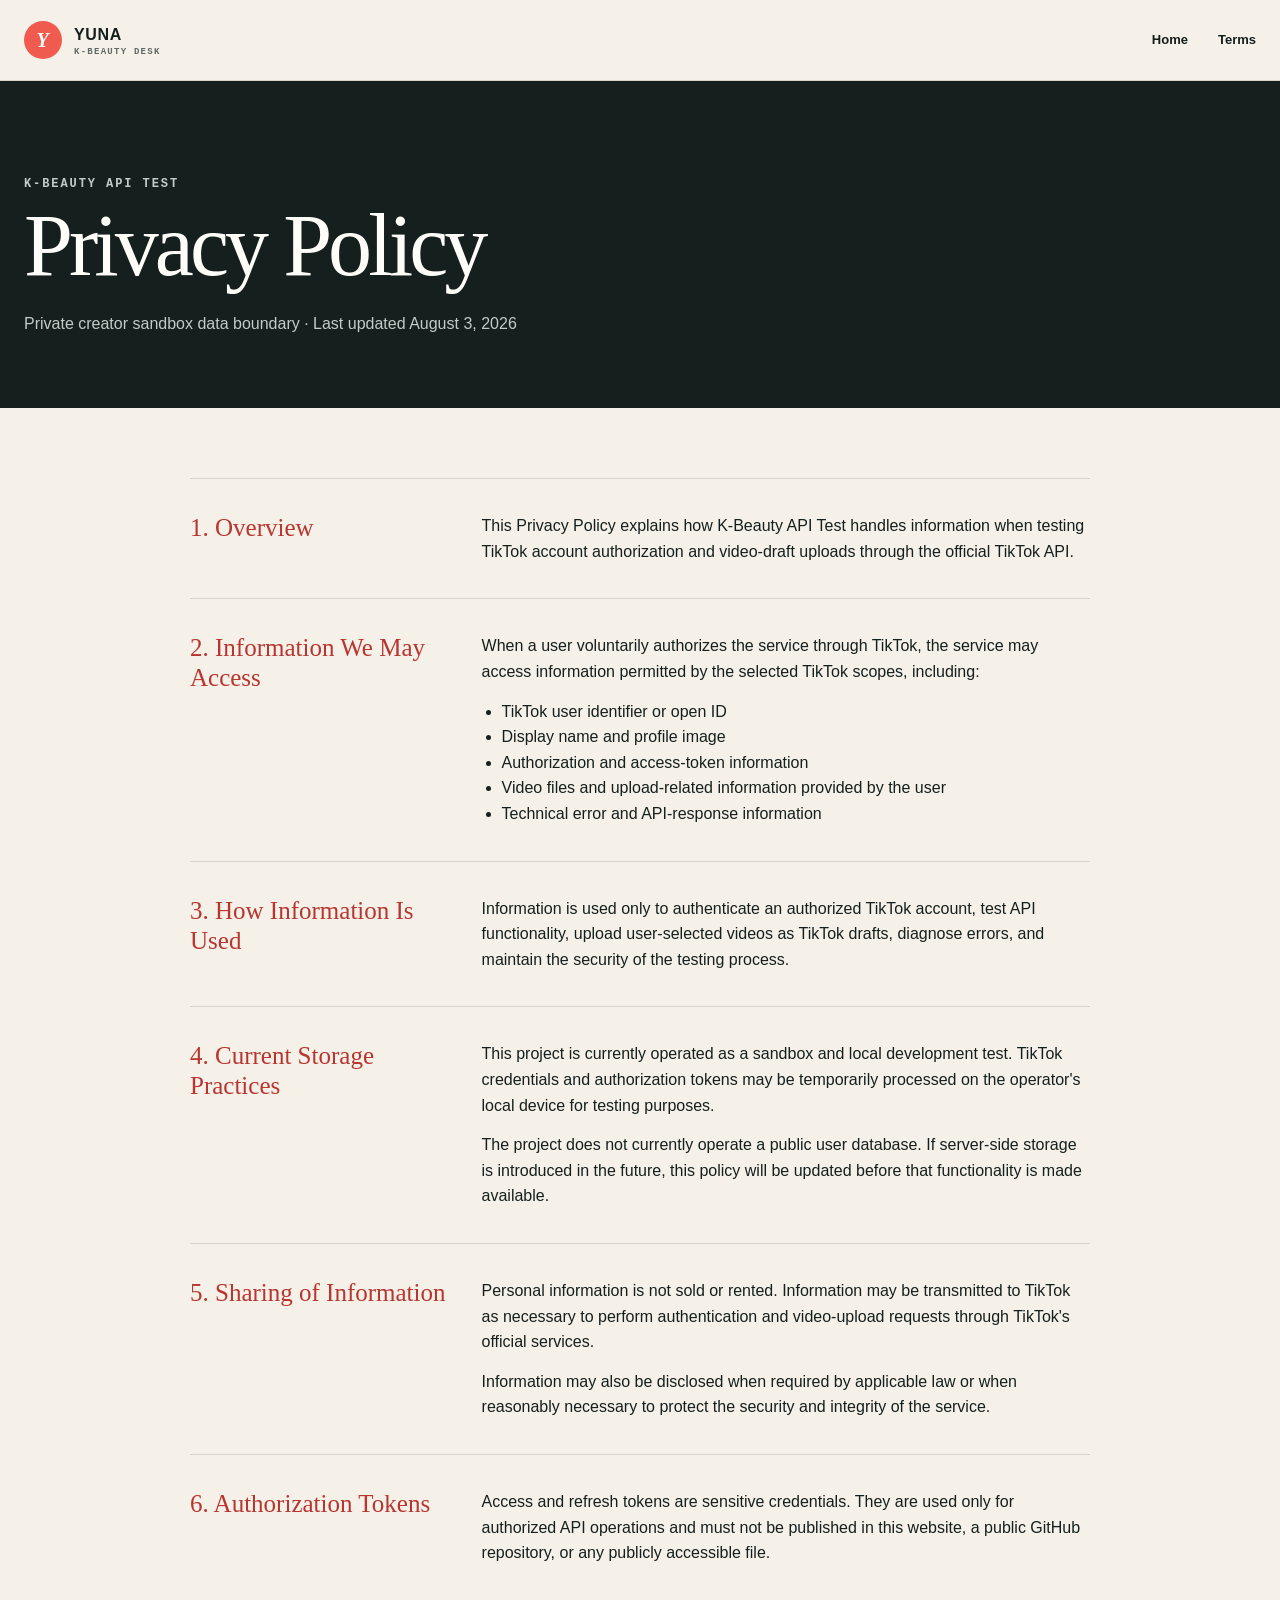
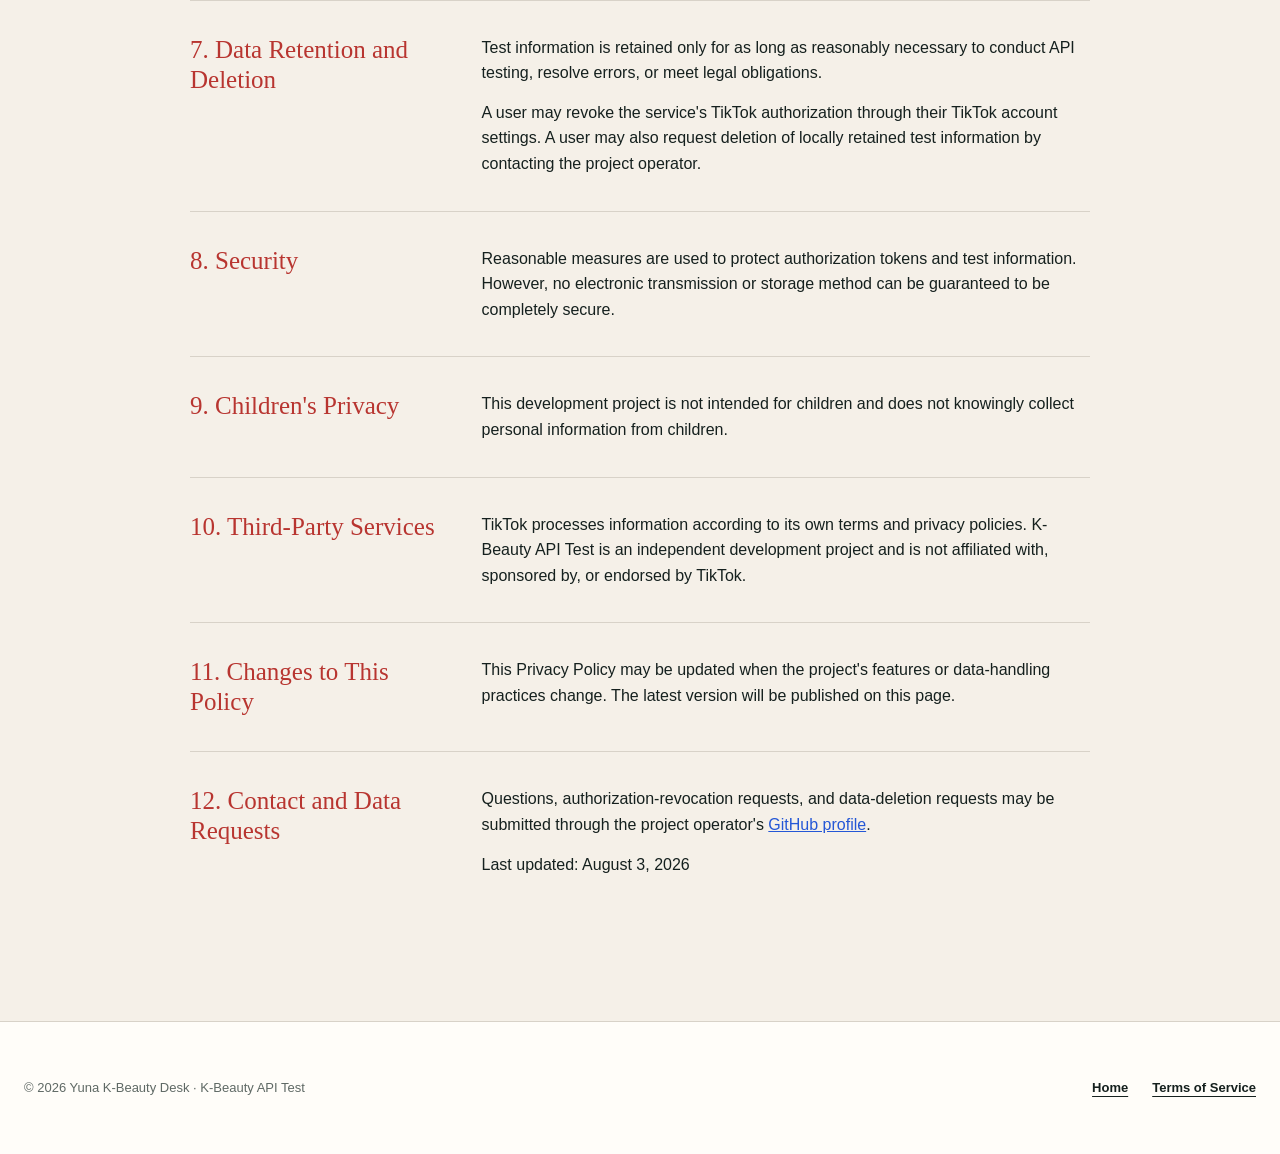
<file: privacy.html>
<!DOCTYPE html>
<html lang="en">
<head>
  <meta charset="UTF-8">
  <meta name="viewport" content="width=device-width, initial-scale=1.0">
  <meta name="description" content="Privacy Policy for the private K-Beauty API Test creator sandbox.">
  <link rel="icon" type="image/jpeg" href="assets/yuna-channel-avatar.jpg">
  <link rel="stylesheet" href="styles.css">
  <title>Privacy Policy | Yuna K-Beauty Desk</title>
</head>
<body>
  <a class="skip-link" href="#main-content">Skip to main content</a>
  <header class="site-header">
    <nav class="nav wrap" aria-label="Primary navigation">
      <a class="brand" href="index.html" aria-label="Yuna K-Beauty Desk home"><span class="brand-mark" aria-hidden="true">Y</span><span>YUNA <small>K-BEAUTY DESK</small></span></a>
      <ul class="nav-links"><li><a href="index.html">Home</a></li><li><a href="terms.html">Terms</a></li></ul>
    </nav>
  </header>
  <div class="legal-hero">
    <div class="wrap"><p class="eyebrow">K-Beauty API Test</p><h1>Privacy Policy</h1><p>Private creator sandbox data boundary · Last updated August 3, 2026</p></div>
  </div>
  <main class="legal-main wrap" id="main-content">
    <section><h2>1. Overview</h2><div><p>This Privacy Policy explains how K-Beauty API Test handles information when testing TikTok account authorization and video-draft uploads through the official TikTok API.</p></div></section>
    <section><h2>2. Information We May Access</h2><div><p>When a user voluntarily authorizes the service through TikTok, the service may access information permitted by the selected TikTok scopes, including:</p><ul><li>TikTok user identifier or open ID</li><li>Display name and profile image</li><li>Authorization and access-token information</li><li>Video files and upload-related information provided by the user</li><li>Technical error and API-response information</li></ul></div></section>
    <section><h2>3. How Information Is Used</h2><div><p>Information is used only to authenticate an authorized TikTok account, test API functionality, upload user-selected videos as TikTok drafts, diagnose errors, and maintain the security of the testing process.</p></div></section>
    <section><h2>4. Current Storage Practices</h2><div><p>This project is currently operated as a sandbox and local development test. TikTok credentials and authorization tokens may be temporarily processed on the operator's local device for testing purposes.</p><p>The project does not currently operate a public user database. If server-side storage is introduced in the future, this policy will be updated before that functionality is made available.</p></div></section>
    <section><h2>5. Sharing of Information</h2><div><p>Personal information is not sold or rented. Information may be transmitted to TikTok as necessary to perform authentication and video-upload requests through TikTok's official services.</p><p>Information may also be disclosed when required by applicable law or when reasonably necessary to protect the security and integrity of the service.</p></div></section>
    <section><h2>6. Authorization Tokens</h2><div><p>Access and refresh tokens are sensitive credentials. They are used only for authorized API operations and must not be published in this website, a public GitHub repository, or any publicly accessible file.</p></div></section>
    <section><h2>7. Data Retention and Deletion</h2><div><p>Test information is retained only for as long as reasonably necessary to conduct API testing, resolve errors, or meet legal obligations.</p><p>A user may revoke the service's TikTok authorization through their TikTok account settings. A user may also request deletion of locally retained test information by contacting the project operator.</p></div></section>
    <section><h2>8. Security</h2><div><p>Reasonable measures are used to protect authorization tokens and test information. However, no electronic transmission or storage method can be guaranteed to be completely secure.</p></div></section>
    <section><h2>9. Children's Privacy</h2><div><p>This development project is not intended for children and does not knowingly collect personal information from children.</p></div></section>
    <section><h2>10. Third-Party Services</h2><div><p>TikTok processes information according to its own terms and privacy policies. K-Beauty API Test is an independent development project and is not affiliated with, sponsored by, or endorsed by TikTok.</p></div></section>
    <section><h2>11. Changes to This Policy</h2><div><p>This Privacy Policy may be updated when the project's features or data-handling practices change. The latest version will be published on this page.</p></div></section>
    <section><h2>12. Contact and Data Requests</h2><div><p>Questions, authorization-revocation requests, and data-deletion requests may be submitted through the project operator's <a href="https://github.com/k2postman">GitHub profile</a>.</p><p>Last updated: August 3, 2026</p></div></section>
  </main>
  <footer class="site-footer"><div class="footer-grid wrap"><p class="footer-copy">© 2026 Yuna K-Beauty Desk · K-Beauty API Test</p><ul class="footer-links"><li><a href="index.html">Home</a></li><li><a href="terms.html">Terms of Service</a></li></ul></div></footer>
</body>
</html>
</file>
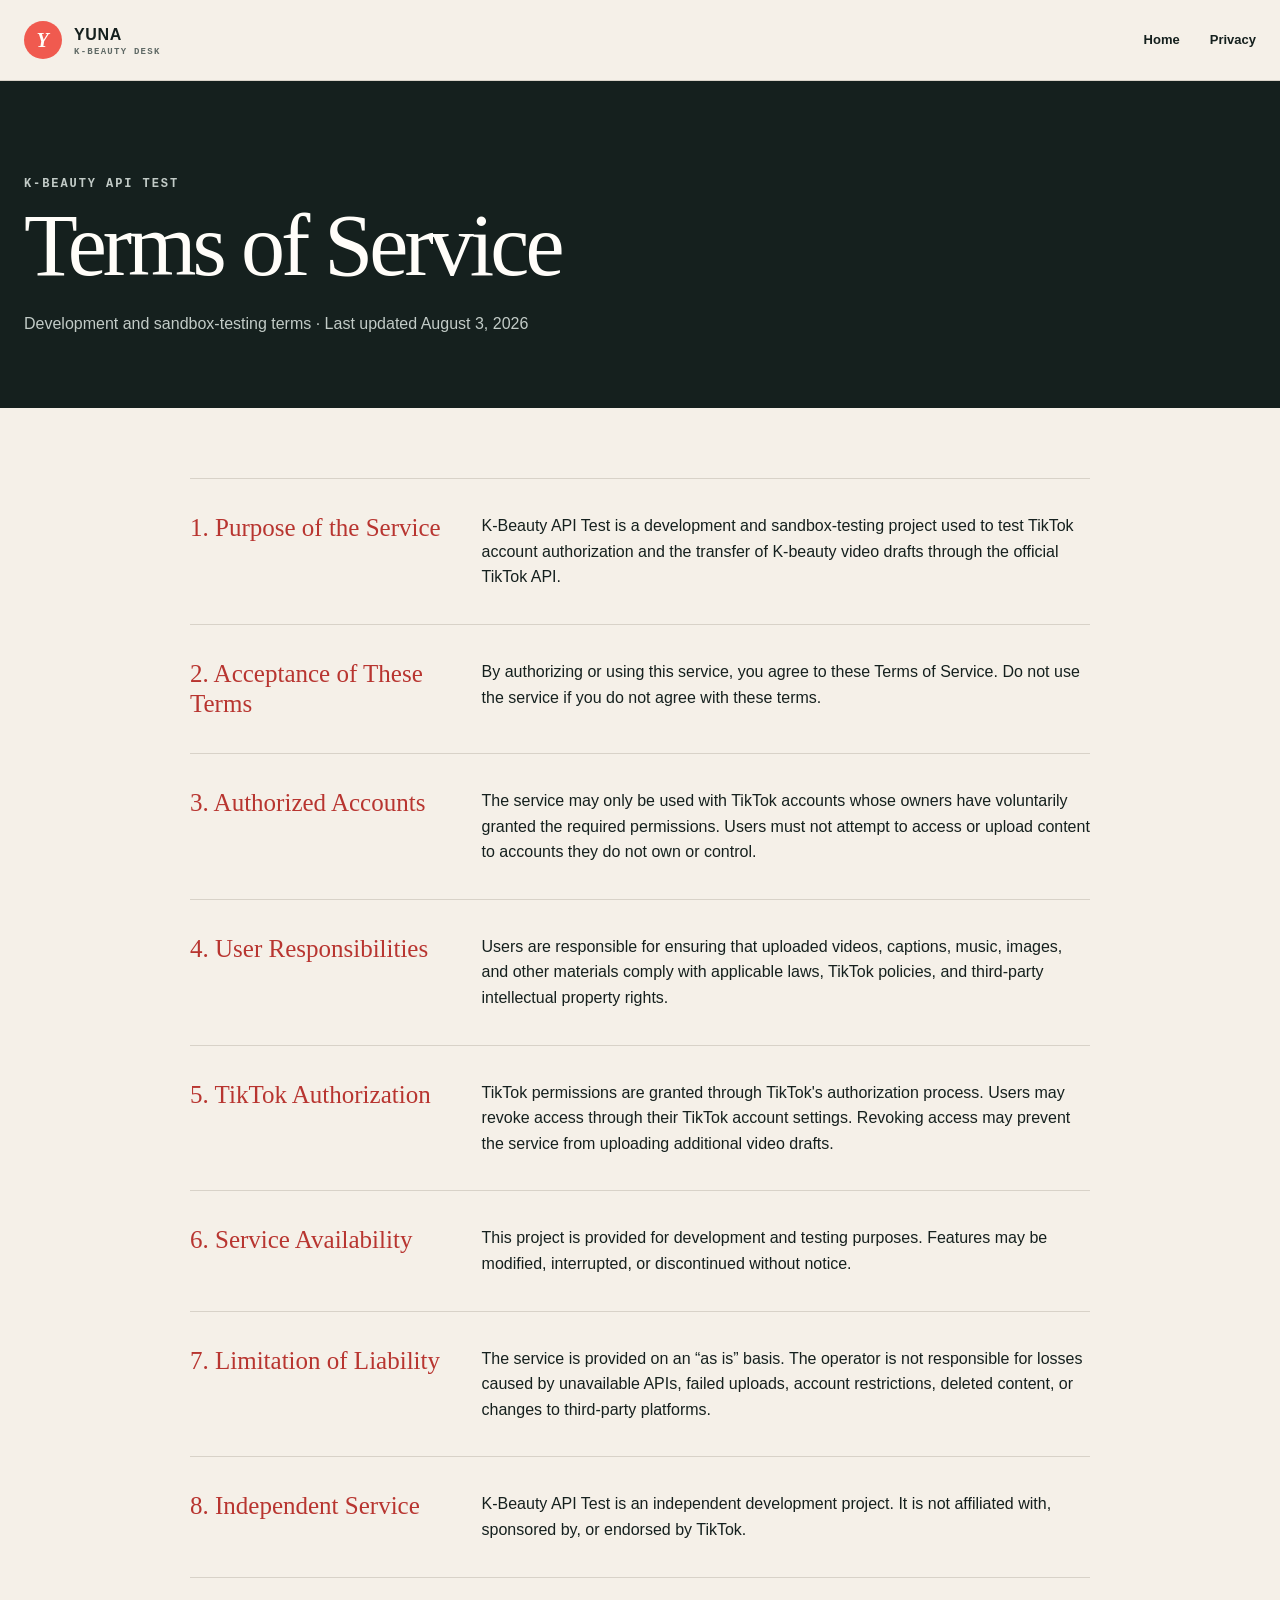
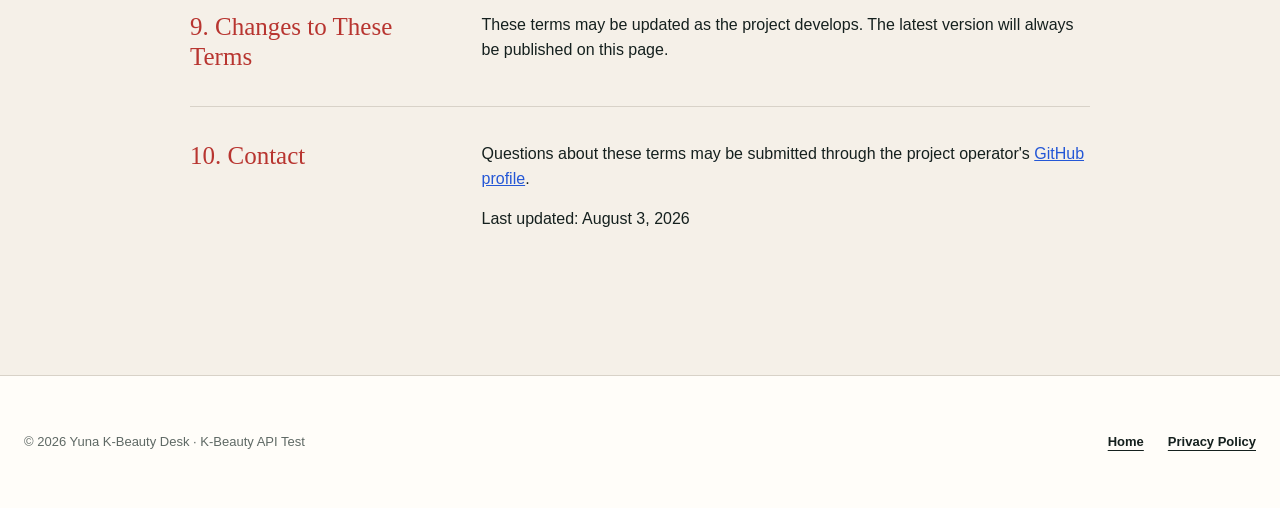
<file: terms.html>
<!DOCTYPE html>
<html lang="en">
<head>
  <meta charset="UTF-8">
  <meta name="viewport" content="width=device-width, initial-scale=1.0">
  <meta name="description" content="Terms of Service for the private K-Beauty API Test creator sandbox.">
  <link rel="icon" type="image/jpeg" href="assets/yuna-channel-avatar.jpg">
  <link rel="stylesheet" href="styles.css">
  <title>Terms of Service | Yuna K-Beauty Desk</title>
</head>
<body>
  <a class="skip-link" href="#main-content">Skip to main content</a>
  <header class="site-header">
    <nav class="nav wrap" aria-label="Primary navigation">
      <a class="brand" href="index.html" aria-label="Yuna K-Beauty Desk home"><span class="brand-mark" aria-hidden="true">Y</span><span>YUNA <small>K-BEAUTY DESK</small></span></a>
      <ul class="nav-links"><li><a href="index.html">Home</a></li><li><a href="privacy.html">Privacy</a></li></ul>
    </nav>
  </header>
  <div class="legal-hero">
    <div class="wrap"><p class="eyebrow">K-Beauty API Test</p><h1>Terms of Service</h1><p>Development and sandbox-testing terms · Last updated August 3, 2026</p></div>
  </div>
  <main class="legal-main wrap" id="main-content">
    <section><h2>1. Purpose of the Service</h2><div><p>K-Beauty API Test is a development and sandbox-testing project used to test TikTok account authorization and the transfer of K-beauty video drafts through the official TikTok API.</p></div></section>
    <section><h2>2. Acceptance of These Terms</h2><div><p>By authorizing or using this service, you agree to these Terms of Service. Do not use the service if you do not agree with these terms.</p></div></section>
    <section><h2>3. Authorized Accounts</h2><div><p>The service may only be used with TikTok accounts whose owners have voluntarily granted the required permissions. Users must not attempt to access or upload content to accounts they do not own or control.</p></div></section>
    <section><h2>4. User Responsibilities</h2><div><p>Users are responsible for ensuring that uploaded videos, captions, music, images, and other materials comply with applicable laws, TikTok policies, and third-party intellectual property rights.</p></div></section>
    <section><h2>5. TikTok Authorization</h2><div><p>TikTok permissions are granted through TikTok's authorization process. Users may revoke access through their TikTok account settings. Revoking access may prevent the service from uploading additional video drafts.</p></div></section>
    <section><h2>6. Service Availability</h2><div><p>This project is provided for development and testing purposes. Features may be modified, interrupted, or discontinued without notice.</p></div></section>
    <section><h2>7. Limitation of Liability</h2><div><p>The service is provided on an “as is” basis. The operator is not responsible for losses caused by unavailable APIs, failed uploads, account restrictions, deleted content, or changes to third-party platforms.</p></div></section>
    <section><h2>8. Independent Service</h2><div><p>K-Beauty API Test is an independent development project. It is not affiliated with, sponsored by, or endorsed by TikTok.</p></div></section>
    <section><h2>9. Changes to These Terms</h2><div><p>These terms may be updated as the project develops. The latest version will always be published on this page.</p></div></section>
    <section><h2>10. Contact</h2><div><p>Questions about these terms may be submitted through the project operator's <a href="https://github.com/k2postman">GitHub profile</a>.</p><p>Last updated: August 3, 2026</p></div></section>
  </main>
  <footer class="site-footer"><div class="footer-grid wrap"><p class="footer-copy">© 2026 Yuna K-Beauty Desk · K-Beauty API Test</p><ul class="footer-links"><li><a href="index.html">Home</a></li><li><a href="privacy.html">Privacy Policy</a></li></ul></div></footer>
</body>
</html>
</file>
<file: styles.css>
:root {
  --paper: #f5f0e8;
  --paper-deep: #eae3d8;
  --white: #fffdf9;
  --ink: #15201e;
  --muted: #5f6965;
  --coral: #f05a4f;
  --coral-dark: #b83530;
  --cobalt: #2457d6;
  --line: #d8d2c8;
  --serif: Georgia, "Times New Roman", serif;
  --sans: Arial, "Helvetica Neue", Helvetica, sans-serif;
  --mono: "Courier New", Courier, monospace;
  --max: 1240px;
  --shadow: 0 24px 70px rgba(21, 32, 30, 0.12);
}

* { box-sizing: border-box; }

html {
  scroll-behavior: smooth;
  color-scheme: light;
}

body {
  margin: 0;
  background: var(--paper);
  color: var(--ink);
  font-family: var(--sans);
  font-size: 16px;
  line-height: 1.6;
  text-rendering: optimizeLegibility;
}

a { color: inherit; }

img {
  display: block;
  max-width: 100%;
}

button,
a { -webkit-tap-highlight-color: transparent; }

a:focus-visible {
  outline: 3px solid var(--cobalt);
  outline-offset: 5px;
  border-radius: 3px;
}

.skip-link {
  position: fixed;
  z-index: 999;
  top: 14px;
  left: 14px;
  transform: translateY(-150%);
  padding: 12px 18px;
  background: var(--ink);
  color: var(--white);
  font-weight: 700;
  text-decoration: none;
}

.skip-link:focus { transform: translateY(0); }

.wrap {
  width: min(calc(100% - 48px), var(--max));
  margin-inline: auto;
}

.utility {
  border-bottom: 1px solid var(--line);
  background: var(--paper-deep);
}

.utility .wrap {
  display: flex;
  justify-content: space-between;
  gap: 24px;
  padding-block: 10px;
  font-family: var(--mono);
  font-size: 11px;
  font-weight: 700;
  letter-spacing: 0.14em;
  text-transform: uppercase;
}

.site-header { border-bottom: 1px solid var(--line); }

.nav {
  min-height: 80px;
  display: flex;
  align-items: center;
  justify-content: space-between;
  gap: 30px;
}

.brand {
  min-height: 44px;
  display: inline-flex;
  align-items: center;
  gap: 12px;
  text-decoration: none;
  font-weight: 800;
  letter-spacing: 0.04em;
}

.brand-mark {
  width: 38px;
  height: 38px;
  display: grid;
  place-items: center;
  background: var(--coral);
  color: var(--white);
  border-radius: 50%;
  font-family: var(--serif);
  font-size: 20px;
  font-style: italic;
}

.brand small {
  display: block;
  color: var(--muted);
  font-family: var(--mono);
  font-size: 9px;
  line-height: 1.2;
  letter-spacing: 0.14em;
}

.nav-links {
  display: flex;
  align-items: center;
  gap: 30px;
  margin: 0;
  padding: 0;
  list-style: none;
  font-size: 13px;
  font-weight: 700;
}

.nav-links a {
  display: inline-flex;
  min-height: 44px;
  align-items: center;
  text-decoration: none;
}

.nav-links a:hover { color: var(--coral-dark); }

.hero {
  min-height: 710px;
  display: grid;
  grid-template-columns: minmax(0, 1.12fr) minmax(340px, 0.88fr);
  align-items: center;
  gap: clamp(48px, 7vw, 100px);
  padding-block: clamp(72px, 9vw, 132px);
}

.eyebrow,
.section-kicker,
.source-label {
  margin: 0 0 18px;
  color: var(--cobalt);
  font-family: var(--mono);
  font-size: 12px;
  font-weight: 700;
  letter-spacing: 0.16em;
  text-transform: uppercase;
}

.hero h1 {
  max-width: 760px;
  margin: 0;
  font-family: var(--serif);
  font-size: clamp(58px, 7.6vw, 112px);
  font-weight: 400;
  line-height: 0.91;
  letter-spacing: -0.055em;
  text-wrap: balance;
}

.hero h1 em {
  color: var(--coral);
  font-weight: 400;
}

.hero-deck {
  max-width: 660px;
  margin: 30px 0 0;
  color: var(--muted);
  font-size: clamp(18px, 2vw, 23px);
  line-height: 1.5;
  text-wrap: pretty;
}

.hero-actions {
  display: flex;
  align-items: center;
  flex-wrap: wrap;
  gap: 20px 28px;
  margin-top: 38px;
}

.button {
  min-height: 52px;
  display: inline-flex;
  align-items: center;
  justify-content: center;
  gap: 12px;
  padding: 14px 21px;
  border: 2px solid var(--ink);
  background: var(--ink);
  color: var(--white);
  font-size: 14px;
  font-weight: 800;
  text-decoration: none;
  transition: transform 160ms ease, background 160ms ease;
}

.button:hover {
  transform: translateY(-2px);
  background: var(--coral);
  border-color: var(--coral);
}

.text-link {
  min-height: 44px;
  display: inline-flex;
  align-items: center;
  gap: 8px;
  color: var(--ink);
  font-size: 14px;
  font-weight: 800;
  text-underline-offset: 5px;
}

.hero-visual {
  position: relative;
  width: min(100%, 470px);
  justify-self: end;
}

.portrait-card {
  position: relative;
  padding: 24px 24px 30px;
  background: var(--white);
  border: 1px solid var(--line);
  box-shadow: var(--shadow);
  transform: rotate(1.8deg);
}

.portrait-card::before {
  content: "";
  position: absolute;
  z-index: -1;
  inset: 18px -18px -18px 18px;
  background: var(--coral);
}

.portrait-card img {
  width: 100%;
  aspect-ratio: 1;
  object-fit: cover;
  filter: saturate(0.94) contrast(1.02);
}

.portrait-caption {
  display: flex;
  justify-content: space-between;
  gap: 20px;
  margin-top: 20px;
  font-family: var(--mono);
  font-size: 11px;
  font-weight: 700;
  letter-spacing: 0.1em;
  text-transform: uppercase;
}

.proof-note {
  position: absolute;
  z-index: 2;
  right: -44px;
  top: 11%;
  width: 156px;
  padding: 12px 14px;
  background: var(--cobalt);
  color: var(--white);
  font-family: var(--mono);
  font-size: 10px;
  font-weight: 700;
  letter-spacing: 0.1em;
  line-height: 1.4;
  text-transform: uppercase;
  transform: rotate(-4deg);
}

.proof-note::after {
  content: "";
  position: absolute;
  right: 18px;
  bottom: -16px;
  width: 30px;
  height: 2px;
  background: var(--cobalt);
  transform: rotate(42deg);
  transform-origin: right center;
}

.editorial-rule {
  border: 0;
  border-top: 1px solid var(--line);
  margin: 0;
}

.section {
  padding-block: clamp(84px, 10vw, 148px);
}

.section-heading {
  max-width: 800px;
  margin: 0;
  font-family: var(--serif);
  font-size: clamp(42px, 6vw, 76px);
  font-weight: 400;
  line-height: 1.02;
  letter-spacing: -0.045em;
  text-wrap: balance;
}

.section-intro {
  max-width: 620px;
  margin: 24px 0 0;
  color: var(--muted);
  font-size: 18px;
}

.brand-film {
  background: var(--white);
}

.brand-film-grid {
  display: grid;
  grid-template-columns: minmax(260px, 0.52fr) minmax(0, 1.48fr);
  gap: clamp(44px, 7vw, 104px);
  align-items: center;
}

.brand-film-copy .section-heading em {
  color: var(--coral-dark);
  font-weight: 400;
}

.brand-film-meta {
  margin: 42px 0 0;
  border-top: 1px solid var(--line);
}

.brand-film-meta div {
  display: grid;
  grid-template-columns: 88px minmax(0, 1fr);
  gap: 18px;
  padding-block: 14px;
  border-bottom: 1px solid var(--line);
}

.brand-film-meta dt,
.brand-film-meta dd {
  margin: 0;
}

.brand-film-meta dt {
  color: var(--coral-dark);
  font-family: var(--mono);
  font-size: 11px;
  font-weight: 700;
  letter-spacing: 0.12em;
  text-transform: uppercase;
}

.brand-film-meta dd {
  color: var(--ink);
  font-size: 14px;
  font-weight: 700;
}

.brand-film-links {
  margin: 24px 0 0;
  color: var(--cobalt);
  font-size: 14px;
  font-weight: 800;
}

.brand-film-links a {
  min-height: 44px;
  display: inline-flex;
  align-items: center;
  color: inherit;
  text-underline-offset: 5px;
}

.brand-film-player {
  margin: 0;
}

.brand-film-player video {
  width: 100%;
  height: auto;
  display: block;
  aspect-ratio: 16 / 9;
  background: var(--ink);
  border: 1px solid var(--ink);
  box-shadow: 22px 22px 0 var(--coral);
}

.brand-film-player figcaption {
  display: flex;
  justify-content: space-between;
  gap: 20px;
  margin-top: 36px;
  padding-top: 14px;
  border-top: 1px solid var(--line);
  color: var(--muted);
  font-family: var(--mono);
  font-size: 10px;
  font-weight: 700;
  letter-spacing: 0.12em;
  text-transform: uppercase;
}

.method-layout {
  display: grid;
  grid-template-columns: 0.7fr 1.3fr;
  gap: clamp(50px, 9vw, 140px);
  align-items: start;
}

.method-copy { position: sticky; top: 34px; }

.method-list { border-bottom: 1px solid var(--line); }

.method-item {
  display: grid;
  grid-template-columns: 74px minmax(0, 1fr);
  gap: 24px;
  padding-block: 35px;
  border-top: 1px solid var(--line);
}

.method-number {
  color: var(--coral);
  font-family: var(--serif);
  font-size: 44px;
  font-style: italic;
  line-height: 1;
}

.method-item h3 {
  margin: 0 0 8px;
  font-family: var(--serif);
  font-size: clamp(26px, 3vw, 36px);
  font-weight: 400;
  line-height: 1.15;
}

.method-item p {
  max-width: 620px;
  margin: 0;
  color: var(--muted);
}

.latest {
  background: var(--ink);
  color: var(--white);
}

.latest .section-kicker { color: #9bb5ff; }
.latest .section-intro { color: #c2cbc7; }

.video-grid {
  display: grid;
  grid-template-columns: repeat(3, minmax(0, 1fr));
  gap: 22px;
  margin-top: 56px;
}

.video-card {
  position: relative;
  color: var(--white);
  text-decoration: none;
}

.video-card figure { margin: 0; }

.video-image {
  position: relative;
  overflow: hidden;
  aspect-ratio: 9 / 14;
  background: #2a3532;
}

.video-image img {
  width: 100%;
  height: 100%;
  object-fit: cover;
  transition: transform 300ms ease, filter 300ms ease;
}

.video-card:hover .video-image img {
  transform: scale(1.025);
  filter: brightness(0.86);
}

.video-index {
  position: absolute;
  top: 14px;
  left: 14px;
  min-width: 40px;
  height: 40px;
  display: grid;
  place-items: center;
  background: var(--white);
  color: var(--ink);
  border-radius: 50%;
  font-family: var(--mono);
  font-size: 11px;
  font-weight: 700;
}

.video-card figcaption {
  display: grid;
  grid-template-columns: 1fr auto;
  gap: 14px;
  align-items: start;
  padding: 18px 2px 12px;
  border-bottom: 1px solid #42504d;
}

.video-card h3 {
  margin: 0;
  font-family: var(--serif);
  font-size: clamp(20px, 2vw, 28px);
  font-weight: 400;
  line-height: 1.22;
}

.video-card .arrow {
  color: #9bb5ff;
  font-size: 22px;
  line-height: 1;
}

.positioning {
  display: grid;
  grid-template-columns: 1.1fr 0.9fr;
  gap: clamp(50px, 9vw, 120px);
  align-items: center;
}

.quote-panel {
  position: relative;
  padding: clamp(36px, 6vw, 72px);
  background: var(--coral);
  color: var(--white);
}

.quote-panel blockquote {
  margin: 0;
  font-family: var(--serif);
  font-size: clamp(35px, 5vw, 64px);
  line-height: 1.05;
  letter-spacing: -0.035em;
}

.quote-panel p {
  margin: 28px 0 0;
  font-family: var(--mono);
  font-size: 11px;
  font-weight: 700;
  letter-spacing: 0.14em;
  text-transform: uppercase;
}

.boundary-list {
  margin: 0;
  padding: 0;
  list-style: none;
  border-top: 1px solid var(--line);
}

.boundary-list li {
  padding: 22px 0;
  border-bottom: 1px solid var(--line);
}

.boundary-list strong {
  display: block;
  margin-bottom: 4px;
  font-family: var(--serif);
  font-size: 24px;
  font-weight: 400;
}

.boundary-list span { color: var(--muted); }

.api-lab {
  padding-block: clamp(70px, 8vw, 110px);
  background: var(--cobalt);
  color: var(--white);
}

.api-grid {
  display: grid;
  grid-template-columns: 0.7fr 1.3fr;
  gap: 50px;
  align-items: start;
}

.api-lab .section-kicker { color: #d7e0ff; }
.api-lab h2 {
  margin: 0;
  font-family: var(--serif);
  font-size: clamp(38px, 5vw, 62px);
  font-weight: 400;
  line-height: 1;
}

.api-copy {
  max-width: 700px;
  margin: 0;
  color: #eef2ff;
  font-size: 17px;
}

.api-copy + .api-copy { margin-top: 18px; }

.site-footer {
  padding-block: 44px;
  background: var(--white);
  border-top: 1px solid var(--line);
}

.footer-grid {
  display: flex;
  justify-content: space-between;
  align-items: center;
  gap: 30px;
}

.footer-copy {
  margin: 0;
  color: var(--muted);
  font-size: 13px;
}

.footer-links {
  display: flex;
  flex-wrap: wrap;
  gap: 10px 24px;
  margin: 0;
  padding: 0;
  list-style: none;
  font-size: 13px;
  font-weight: 700;
}

.footer-links a {
  min-height: 44px;
  display: inline-flex;
  align-items: center;
  text-underline-offset: 4px;
}

/* Legal pages */
.legal-hero {
  padding-block: 72px;
  background: var(--ink);
  color: var(--white);
}

.legal-hero h1 {
  max-width: 820px;
  margin: 10px 0 0;
  font-family: var(--serif);
  font-size: clamp(48px, 7vw, 88px);
  font-weight: 400;
  line-height: 0.96;
  letter-spacing: -0.045em;
}

.legal-hero p {
  margin: 22px 0 0;
  color: #c2cbc7;
}

.legal-main {
  max-width: 900px;
  padding-block: 70px 110px;
}

.legal-main section {
  display: grid;
  grid-template-columns: minmax(160px, 0.42fr) minmax(0, 1fr);
  gap: 36px;
  padding-block: 34px;
  border-top: 1px solid var(--line);
}

.legal-main h2 {
  margin: 0;
  color: var(--coral-dark);
  font-family: var(--serif);
  font-size: 25px;
  font-weight: 400;
  line-height: 1.2;
}

.legal-main p { margin: 0 0 14px; }
.legal-main p:last-child { margin-bottom: 0; }
.legal-main ul { margin: 0; padding-left: 20px; }
.legal-main a { color: var(--cobalt); }

@media (max-width: 920px) {
  .hero { grid-template-columns: 1fr 0.8fr; gap: 48px; }
  .proof-note { right: -14px; }
  .method-layout,
  .brand-film-grid,
  .positioning,
  .api-grid { grid-template-columns: 1fr; }
  .brand-film-copy { max-width: 680px; }
  .method-copy { position: static; }
  .video-grid { grid-template-columns: repeat(2, minmax(0, 1fr)); }
}

@media (max-width: 720px) {
  .wrap { width: min(calc(100% - 32px), var(--max)); }
  .utility .wrap { justify-content: center; text-align: center; }
  .utility span:last-child { display: none; }
  .nav { align-items: flex-start; flex-direction: column; padding-block: 18px; gap: 8px; }
  .nav-links { width: 100%; justify-content: space-between; gap: 12px; }
  .hero {
    min-height: 0;
    grid-template-columns: 1fr;
    padding-block: 64px 90px;
  }
  .hero h1 { font-size: clamp(54px, 18vw, 84px); }
  .hero-visual { width: min(88%, 430px); justify-self: center; margin-top: 18px; }
  .proof-note { right: -22px; top: 8%; }
  .brand-film-player video { box-shadow: 10px 12px 0 var(--coral); }
  .brand-film-player figcaption { align-items: flex-start; flex-direction: column; margin-top: 24px; gap: 6px; }
  .brand-film-meta { margin-top: 30px; }
  .method-item { grid-template-columns: 50px 1fr; gap: 16px; }
  .video-grid { grid-template-columns: 1fr; }
  .video-image { aspect-ratio: 9 / 12; }
  .footer-grid { align-items: flex-start; flex-direction: column; }
  .legal-main section { grid-template-columns: 1fr; gap: 14px; }
}

@media (min-width: 361px) and (max-width: 720px) {
  .video-grid {
    grid-template-columns: repeat(2, minmax(0, 1fr));
    gap: 24px 12px;
  }

  .video-card figcaption {
    gap: 6px;
    padding-top: 12px;
  }

  .video-card h3 { font-size: 18px; }
  .video-card .arrow { font-size: 18px; }
}

@media (max-width: 420px) {
  .nav-links { flex-wrap: wrap; justify-content: flex-start; }
  .nav-links li { margin-right: 12px; }
  .hero-actions { align-items: stretch; flex-direction: column; }
  .button { width: 100%; }
  .proof-note { width: 138px; right: -10px; }
}

@media (prefers-reduced-motion: reduce) {
  html { scroll-behavior: auto; }
  *, *::before, *::after {
    scroll-behavior: auto !important;
    transition-duration: 0.01ms !important;
    animation-duration: 0.01ms !important;
    animation-iteration-count: 1 !important;
  }
}
</file>
